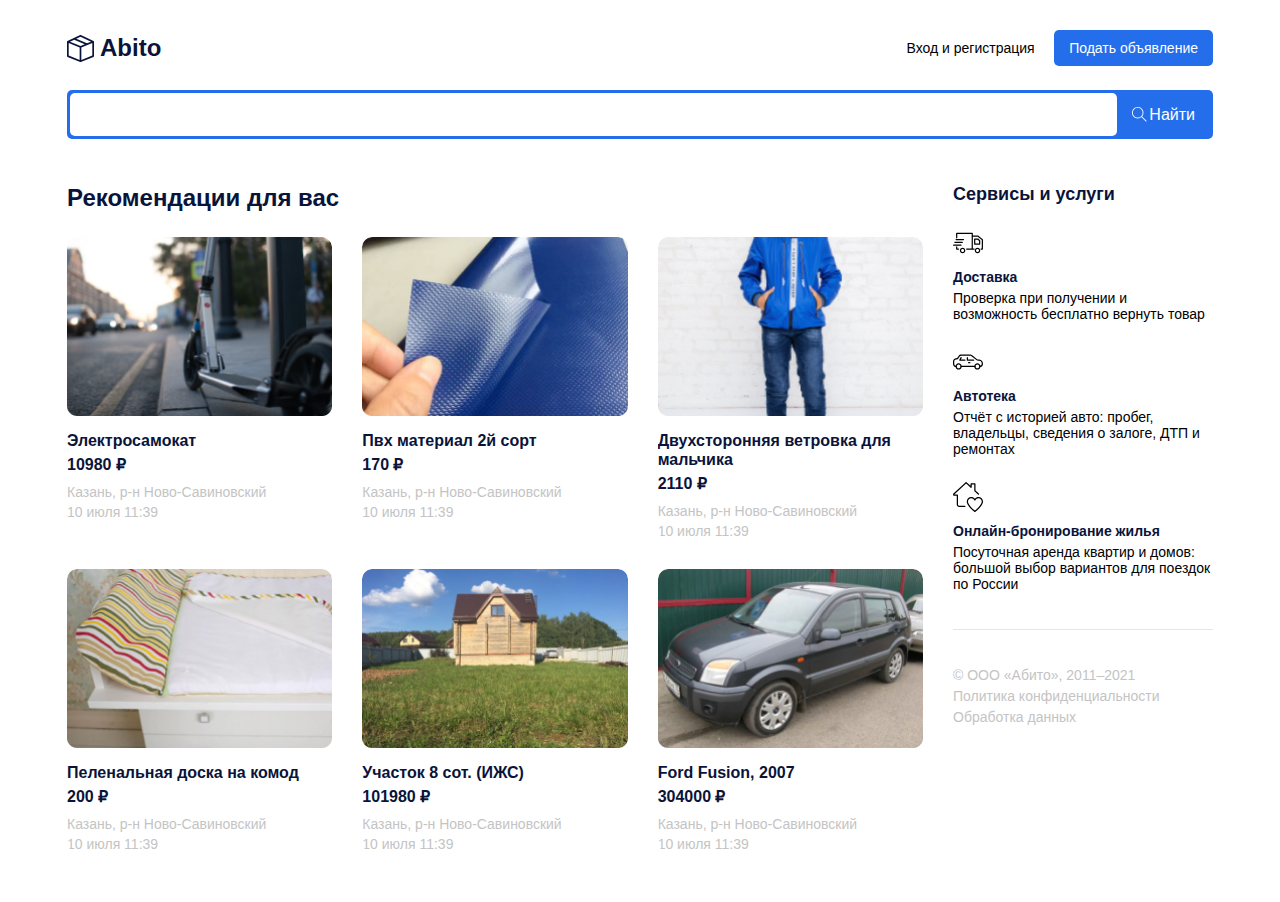
<file: index.html>
<!DOCTYPE html>
<html lang="en">
  <head>
    <meta charset="UTF-8" />
    <meta name="viewport" content="width=device-width, initial-scale=1.0" />
    <link rel="stylesheet" href="./style.css" />
    <script defer src="./script.js"></script>
    <title>Abito</title>
  </head>
  <body>
    <header class="header">
      <div class="container">
        <div class="header-box">
          <a href="/index.html" class="header-logo">
            <img src="./images/logo.svg" alt="Logo" />
            <span>Abito</span>
          </a>
          <div class="header-controls">
            <button class="btn btn-outline">Вход и регистрация</button>
            <button class="btn btn-primary">Подать объявление</button>
          </div>

          <div class="header-burger">
            <img src="./images/burger.svg" alt="burger" />
          </div>
        </div>
      </div>
    </header>

    <main>
      <section class="search">
        <div class="container">
          <div class="search-box">
            <input type="text" />
            <button class="btn btn-primary search-btn">
              <img
                class="search-btn__icon"
                src="./images/search.svg"
                alt="search"
              />
              <span class="search-btn__text">Найти</span>
            </button>
          </div>
        </div>
      </section>
      <section class="content">
        <div class="container">
          <div class="content-box">
            <div class="content-main">
              <h2 class="content-main__title">Рекомендации для вас</h2>

              <div class="content-main__list">
                <!-- <a href="/product.html" class="content-main__list-item">
                  <div class="content-main__list-item--image">
                    <img src="./images/card-image.png" alt="card-image" />
                  </div>
                  <h5 class="content-main__list-item--title">
                    Ford Fusion, 2007
                  </h5>
                  <strong class="content-main__list-item--price">
                    304 000 ₽
                  </strong>
                  <div class="content-main__list-item--desc-box">
                    <span class="content-main__list-item--desc">
                      Казань, р-н Ново-Савиновский
                    </span>
                    <span class="content-main__list-item--desc">
                      10 июля 11:39
                    </span>
                  </div>
                </a>

                <a href="/product.html" class="content-main__list-item">
                  <div class="content-main__list-item--image">
                    <img src="./images/card-image.png" alt="card-image" />
                  </div>
                  <h5 class="content-main__list-item--title">
                    Ford Fusion, 2007
                  </h5>
                  <strong class="content-main__list-item--price">
                    304 000 ₽
                  </strong>
                  <div class="content-main__list-item--desc-box">
                    <span class="content-main__list-item--desc">
                      Казань, р-н Ново-Савиновский
                    </span>
                    <span class="content-main__list-item--desc">
                      10 июля 11:39
                    </span>
                  </div>
                </a>

                <a href="/product.html" class="content-main__list-item">
                  <div class="content-main__list-item--image">
                    <img src="./images/card-image.png" alt="card-image" />
                  </div>
                  <h5 class="content-main__list-item--title">
                    Ford Fusion, 2007
                  </h5>
                  <strong class="content-main__list-item--price">
                    304 000 ₽
                  </strong>
                  <div class="content-main__list-item--desc-box">
                    <span class="content-main__list-item--desc">
                      Казань, р-н Ново-Савиновский
                    </span>
                    <span class="content-main__list-item--desc">
                      10 июля 11:39
                    </span>
                  </div>
                </a>

                <a href="/product.html" class="content-main__list-item">
                  <div class="content-main__list-item--image">
                    <img src="./images/card-image.png" alt="card-image" />
                  </div>
                  <h5 class="content-main__list-item--title">
                    Ford Fusion, 2007
                  </h5>
                  <strong class="content-main__list-item--price">
                    304 000 ₽
                  </strong>
                  <div class="content-main__list-item--desc-box">
                    <span class="content-main__list-item--desc">
                      Казань, р-н Ново-Савиновский
                    </span>
                    <span class="content-main__list-item--desc">
                      10 июля 11:39
                    </span>
                  </div>
                </a>

                <a href="/product.html" class="content-main__list-item">
                  <div class="content-main__list-item--image">
                    <img src="./images/card-image.png" alt="card-image" />
                  </div>
                  <h5 class="content-main__list-item--title">
                    Ford Fusion, 2007
                  </h5>
                  <strong class="content-main__list-item--price">
                    304 000 ₽
                  </strong>
                  <div class="content-main__list-item--desc-box">
                    <span class="content-main__list-item--desc">
                      Казань, р-н Ново-Савиновский
                    </span>
                    <span class="content-main__list-item--desc">
                      10 июля 11:39
                    </span>
                  </div>
                </a>

                <a href="/product.html" class="content-main__list-item">
                  <div class="content-main__list-item--image">
                    <img src="./images/card-image.png" alt="card-image" />
                  </div>
                  <h5 class="content-main__list-item--title">
                    Ford Fusion, 2007
                  </h5>
                  <strong class="content-main__list-item--price">
                    304 000 ₽
                  </strong>
                  <div class="content-main__list-item--desc-box">
                    <span class="content-main__list-item--desc">
                      Казань, р-н Ново-Савиновский
                    </span>
                    <span class="content-main__list-item--desc">
                      10 июля 11:39
                    </span>
                  </div>
                </a> -->
              </div>
            </div>
            <div class="content-side">
              <h3 class="content-side__title">Сервисы и услуги</h3>

              <div class="content-side__box">
                <div class="conten-side__list">
                  <div class="content-side__list-item">
                    <img
                      src="./images/delivery.svg"
                      alt="delivery"
                      class="content-side__list-item--image"
                    />
                    <h5 class="content-side__list-item--title">Доставка</h5>
                    <p class="content-side__list-item--text">
                      Проверка при получении и возможность бесплатно вернуть
                      товар
                    </p>
                  </div>
                  <div class="content-side__list-item">
                    <img
                      src="./images/car.svg"
                      alt="car"
                      class="content-side__list-item--image"
                    />
                    <h5 class="content-side__list-item--title">Автотека</h5>
                    <p class="content-side__list-item--text">
                      Отчёт с историей авто: пробег, владельцы, сведения о
                      залоге, ДТП и ремонтах
                    </p>
                  </div>
                  <div class="content-side__list-item">
                    <img
                      src="./images/house.svg"
                      alt="house"
                      class="content-side__list-item--image"
                    />
                    <h5 class="content-side__list-item--title">
                      Онлайн-бронирование жилья
                    </h5>
                    <p class="content-side__list-item--text">
                      Посуточная аренда квартир и домов: большой выбор вариантов
                      для поездок по России
                    </p>
                  </div>
                </div>

                <div class="content-side__footer">
                  <p class="content-side__footer--item">
                    © ООО «Абито», 2011–2021
                  </p>
                  <a href="#" class="content-side__footer--item">
                    Политика конфиденциальности
                  </a>
                  <a href="#" class="content-side__footer--item">
                    Обработка данных
                  </a>
                </div>
              </div>
            </div>
          </div>
        </div>
      </section>
    </main>
  </body>
</html>
</file>
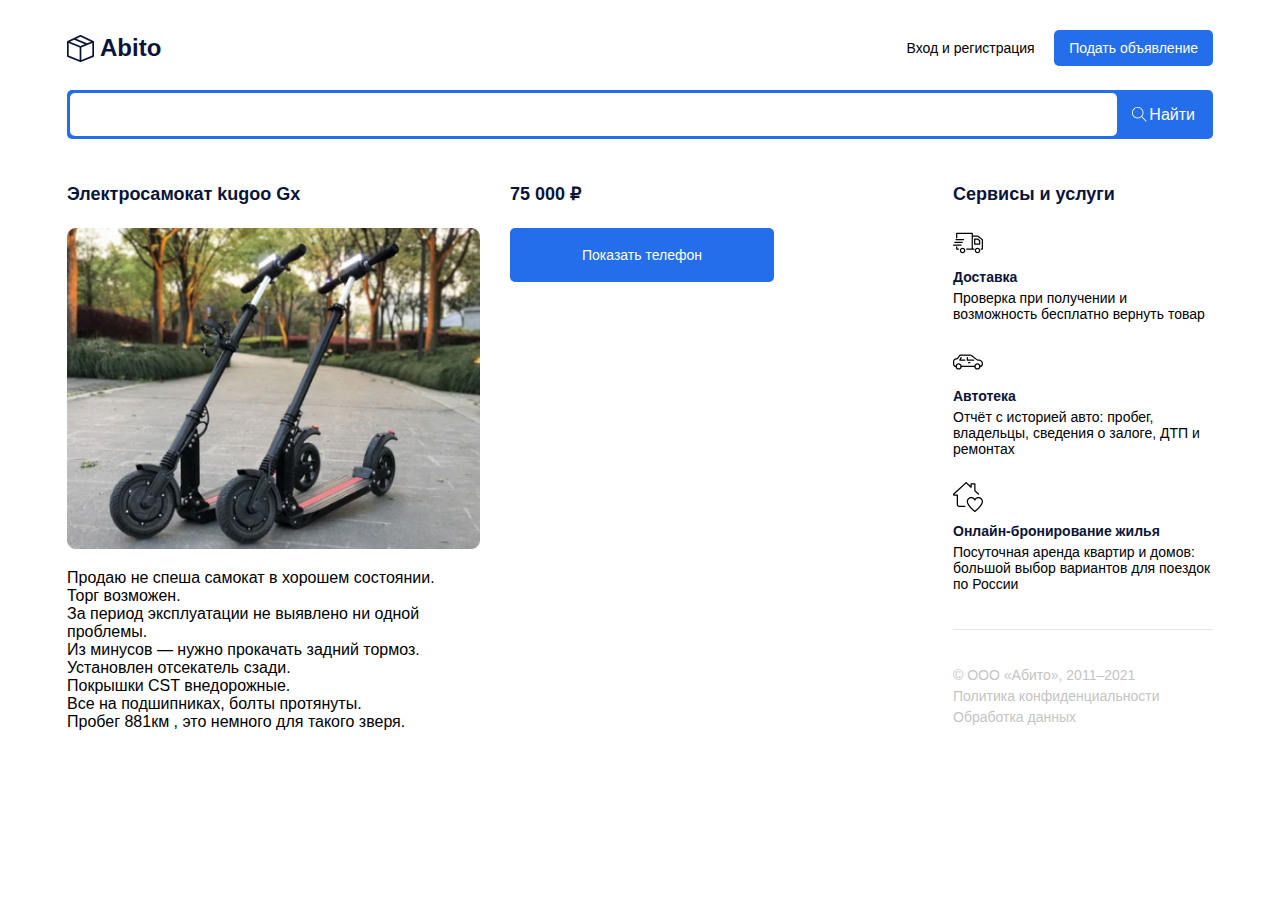
<file: product.html>
<!DOCTYPE html>
<html lang="en">
  <head>
    <meta charset="UTF-8" />
    <meta name="viewport" content="width=device-width, initial-scale=1.0" />
    <link rel="stylesheet" href="./style.css" />
    <title>Abito</title>
  </head>
  <body>
    <header class="header">
      <div class="container">
        <div class="header-box">
          <a href="/index.html" class="header-logo">
            <img src="./images/logo.svg" alt="Logo" />
            <span>Abito</span>
          </a>
          <div class="header-controls">
            <button class="btn btn-outline">Вход и регистрация</button>
            <button class="btn btn-primary">Подать объявление</button>
          </div>

          <div class="header-burger">
            <img src="./images/burger.svg" alt="burger" />
          </div>
        </div>
      </div>
    </header>

    <main>
      <section class="search">
        <div class="container">
          <div class="search-box">
            <input type="text" />
            <button class="btn btn-primary search-btn">
              <img
                class="search-btn__icon"
                src="./images/search.svg"
                alt="search"
              />
              <span class="search-btn__text">Найти</span>
            </button>
          </div>
        </div>
      </section>
      <section class="content">
        <div class="container">
          <div class="content-box">
            <div class="content-product">
              <div class="content-product__left">
                <h2 class="content-product__title">Электросамокат kugoo Gx</h2>
                <img
                  class="content-product__image"
                  src="./images/product-image.jpg"
                  alt="product-image"
                />

                <p class="conten-product__text">
                  Продаю не спеша самокат в хорошем состоянии. <br />
                  Торг возможен. <br />
                  За период эксплуатации не выявлено ни одной проблемы. <br />
                  Из минусов — нужно прокачать задний тормоз. <br />
                  Установлен отсекатель сзади. <br />
                  Покрышки CST внедорожные. <br />
                  Все на подшипниках, болты протянуты. <br />
                  Пробег 881км , это немного для такого зверя. <br />
                </p>
              </div>
              <div class="content-product__right">
                <h2 class="content-product__price">75 000 ₽</h2>
                <button class="btn btn-primary btn-large">
                  Показать телефон
                </button>
              </div>
            </div>
            <div class="content-side">
              <h3 class="content-side__title">Сервисы и услуги</h3>

              <div class="content-side__box">
                <div class="conten-side__list">
                  <div class="content-side__list-item">
                    <img
                      src="./images/delivery.svg"
                      alt="delivery"
                      class="content-side__list-item--image"
                    />
                    <h5 class="content-side__list-item--title">Доставка</h5>
                    <p class="content-side__list-item--text">
                      Проверка при получении и возможность бесплатно вернуть
                      товар
                    </p>
                  </div>
                  <div class="content-side__list-item">
                    <img
                      src="./images/car.svg"
                      alt="car"
                      class="content-side__list-item--image"
                    />
                    <h5 class="content-side__list-item--title">Автотека</h5>
                    <p class="content-side__list-item--text">
                      Отчёт с историей авто: пробег, владельцы, сведения о
                      залоге, ДТП и ремонтах
                    </p>
                  </div>
                  <div class="content-side__list-item">
                    <img
                      src="./images/house.svg"
                      alt="house"
                      class="content-side__list-item--image"
                    />
                    <h5 class="content-side__list-item--title">
                      Онлайн-бронирование жилья
                    </h5>
                    <p class="content-side__list-item--text">
                      Посуточная аренда квартир и домов: большой выбор вариантов
                      для поездок по России
                    </p>
                  </div>
                </div>

                <div class="content-side__footer">
                  <p class="content-side__footer--item">
                    © ООО «Абито», 2011–2021
                  </p>
                  <a href="#" class="content-side__footer--item">
                    Политика конфиденциальности
                  </a>
                  <a href="#" class="content-side__footer--item">
                    Обработка данных
                  </a>
                </div>
              </div>
            </div>
          </div>
        </div>
      </section>
    </main>
  </body>
</html>
</file>
<file: style.css>
* {
  box-sizing: border-box;
}

body {
  margin: 0;
  font-family: sans-serif;
}

.container {
  width: 100%;
  max-width: 1170px;
  margin: 0 auto;
  padding: 0 12px;
}

.btn {
  line-height: 16px;
  font-size: 14px;
  font-weight: 400;
  padding: 10px 15px;
  border-radius: 5px;
  border: none;
  cursor: pointer;
}

.btn-outline {
  background-color: transparent;
}

.btn-primary {
  background-color: #256eeb;
  color: #fff;
}

.btn-large {
  display: flex;
  align-items: center;
  justify-content: center;
  padding: 10px 15px;
  width: 264px;
  height: 54px;
}

.header {
  padding-top: 30px;
  padding-bottom: 24px;
}

.header-box {
  display: flex;
  justify-content: space-between;
  align-items: center;
}

.header-logo {
  display: flex;
  justify-content: flex-start;
  align-items: center;
  text-decoration: none;
}

.header-logo span {
  color: #0a143a;
  font-size: 24px;
  font-weight: 700;
  line-height: 28px;
  margin-left: 6px;
}

.search {
  margin-bottom: 45px;
}

.header-burger {
  width: 30px;
  height: 19px;
  display: none;
}

.search-box {
  width: 100%;
  border-radius: 5px;
  background-color: #256eeb;
  padding: 3px;
  display: flex;
  align-items: center;
  justify-content: flex-start;
}

.search-box input {
  flex-grow: 1;
  padding: 14px 22px;
  border-radius: 5px;
  outline: none;
  border: none;
  min-width: 0;
}

.search-btn {
  display: flex;
  align-items: center;
}

.search-btn .search-btn__icon {
  width: 15px;
  height: 15px;
}

.search-btn .search-btn__text {
  margin-left: 2px;
  font-size: 16px;
  line-height: 19px;
}

.content {
  padding-bottom: 50px;
}

.content-box {
  display: flex;
  justify-content: space-between;
  align-items: flex-start;
  gap: 30px;
}

.content-main {
  flex-grow: 1;
}

.content-side {
  width: 260px;
  min-width: 260px;
}

.content-main__title {
  color: #0a143a;
  font-size: 24px;
  line-height: 28px;
  margin-top: 0;
  margin-bottom: 25px;
}

.content-main__list {
  display: flex;
  justify-content: flex-start;
  flex-wrap: wrap;
  gap: 30px;
}

.content-main__list-item {
  width: calc((100% - 60px) / 3);
  display: flex;
  flex-direction: column;
  align-items: flex-start;
  border-radius: 10px;
  overflow: hidden;
  text-decoration: none;
}

.content-main__list-item--image {
  width: 100%;
  display: flex;
}

.content-main__list-item--image img {
  width: 100%;
}

.content-main__list-item--title {
  margin-top: 15px;
  margin-bottom: 5px;
  font-size: 16px;
  line-height: 19px;
  color: #0a143a;
}

.content-main__list-item:hover .content-main__list-item--title {
  color: #256eeb;
}

.content-main__list-item--price {
  font-size: 16px;
  line-height: 19px;
  margin-bottom: 10px;
  color: #0a143a;
}

.content-main__list-item--desc-box {
  display: flex;
  flex-direction: column;
  row-gap: 4px;
}

.content-main__list-item--desc {
  font-size: 14px;
  line-height: 16px;
  color: #c4c4c4;
}

.content-side__title {
  color: #0a143a;
  font-size: 18px;
  line-height: 21px;
  margin-top: 0;
  margin-bottom: 23px;
}

.conten-side__list {
  display: flex;
  flex-direction: column;
  justify-content: space-between;
  height: 100%;
  border-bottom: 1px solid #e5e5e5;
  padding-bottom: 37px;
  margin-bottom: 37px;
  gap: 25px;
}

.conten-side__list-item {
  display: flex;
  flex-direction: column;
  align-items: flex-start;
}

.content-side__list-item--title {
  margin-top: 7px;
  margin-bottom: 5px;
  color: #0a143a;
  font-size: 14px;
  line-height: normal;
}

.content-side__list-item--text {
  margin: 0;
  font-size: 14px;
  line-height: normal;
}

.content-side__footer {
  display: flex;
  flex-direction: column;
  justify-content: space-between;
  gap: 5px;
}

.content-side__footer--item {
  color: #c4c4c4;
  text-decoration: none;
  margin: 0;
  font-size: 14px;
  line-height: normal;
}

.content-product {
  display: flex;
  flex-grow: 1;
  gap: 30px;
}

.content-product__left {
  flex-basis: 50%;
}

.content-product__right {
  flex-basis: 50%;
}

.content-product__title,
.content-product__price {
  color: #0a143a;
  font-size: 18px;
  line-height: 21px;
  margin-top: 0;
  margin-bottom: 23px;
}

.content-product__image {
  width: 100%;
}

.content-product__text {
  color: #0a143a;
  font-size: 14px;
  line-height: 16px;
}

@media (max-width: 1200px) {
  .container {
    max-width: 930px;
  }

  .content-main__list-item {
    width: calc((100% - 30px) / 2);
  }
}

@media (max-width: 991px) {
  .container {
    max-width: 730px;
  }

  .btn-large {
    width: 100%;
  }

  .content-box {
    flex-direction: column;
  }

  .contant-main {
    width: 100%;
  }

  .content-side {
    width: 100%;
    min-width: 0;
  }

  .content-product {
    flex-direction: column;
    width: 100%;
  }

  .content-product__left {
    flex-basis: 100%;
    width: 100%;
  }

  .content-product__right {
    flex-basis: 100%;
    width: 100%;
  }
}

@media (max-width: 786px) {
  .container {
    max-width: 100%;
  }

  .header-controls {
    display: none;
  }

  .header-burger {
    display: block;
  }

  .search-btn .search-btn__text {
    display: none;
  }
}

@media (max-width: 480px) {
  .content-main__list-item {
    width: 100%;
  }
}
</file>
